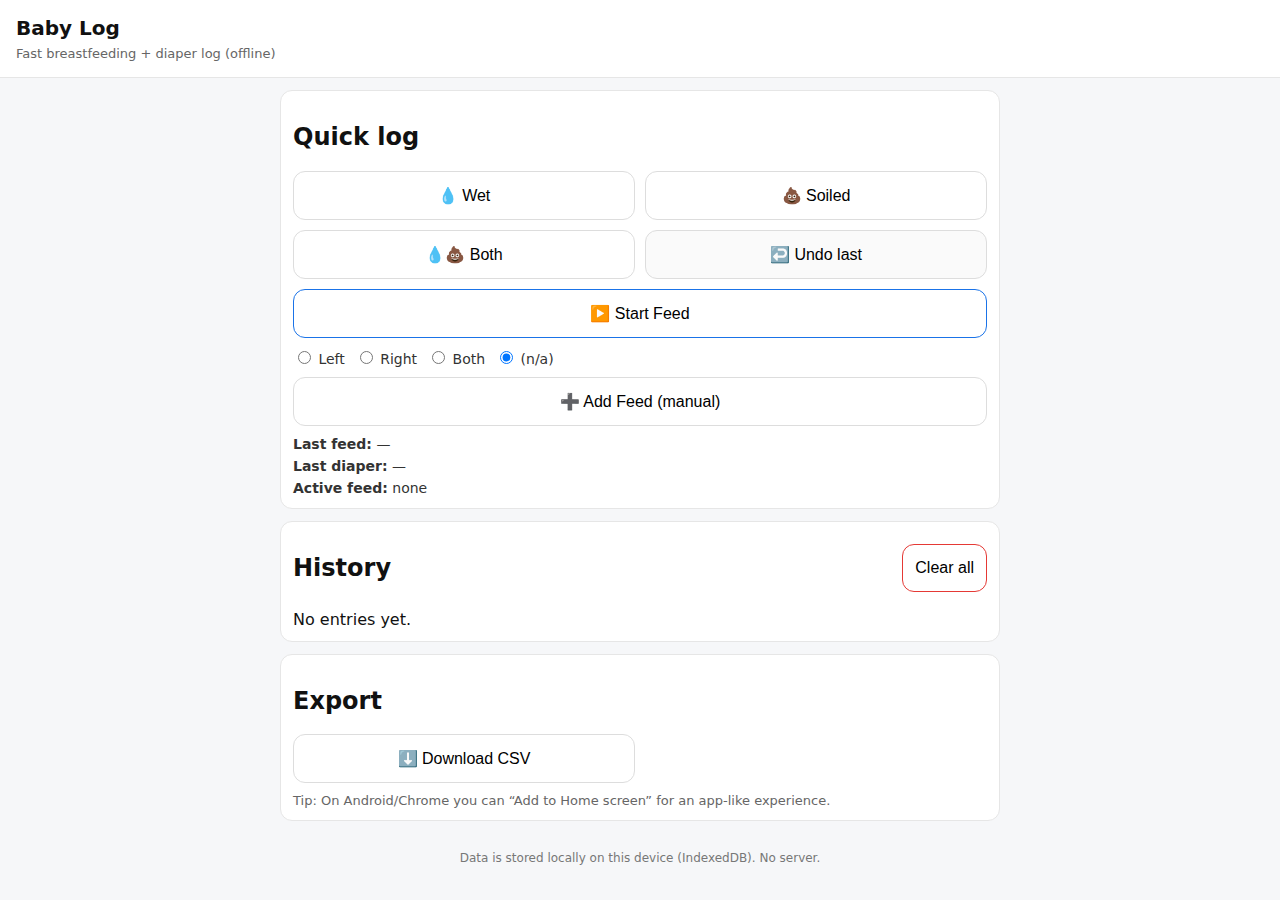
<file: index.html>
<!doctype html>
<html lang="en">
<head>
  <meta charset="utf-8" />
  <meta name="viewport" content="width=device-width, initial-scale=1" />
  <title>Baby Log</title>

  <!-- Keep it out of search engines -->
  <meta name="robots" content="noindex, nofollow" />

  <meta name="theme-color" content="#ffffff" />
  <link rel="manifest" href="manifest.webmanifest">
  <link rel="stylesheet" href="styles.css" />
</head>
<body>
  <header>
    <h1>Baby Log</h1>
    <div class="sub">Fast breastfeeding + diaper log (offline)</div>
  </header>

  <main>
    <section class="card">
      <h2>Quick log</h2>

      <div class="grid">
        <button id="wetBtn" class="btn">💧 Wet</button>
        <button id="soiledBtn" class="btn">💩 Soiled</button>
        <button id="bothBtn" class="btn">💧💩 Both</button>
        <button id="undoBtn" class="btn btn-secondary">↩️ Undo last</button>
      </div>

      <div class="feedRow">
        <button id="feedToggleBtn" class="btn btn-primary">▶️ Start Feed</button>

        <div class="sidePick">
          <label><input type="radio" name="side" value="left"> Left</label>
          <label><input type="radio" name="side" value="right"> Right</label>
          <label><input type="radio" name="side" value="both"> Both</label>
          <label><input type="radio" name="side" value="" checked> (n/a)</label>
        </div>

        <button id="manualFeedBtn" class="btn">➕ Add Feed (manual)</button>
      </div>

      <div class="status">
        <div><strong>Last feed:</strong> <span id="lastFeed">—</span></div>
        <div><strong>Last diaper:</strong> <span id="lastDiaper">—</span></div>
        <div><strong>Active feed:</strong> <span id="activeFeed">none</span></div>
      </div>
    </section>

    <section class="card">
      <div class="row">
        <h2>History</h2>
        <button id="clearBtn" class="btn btn-danger">Clear all</button>
      </div>
      <div id="history" class="history">Loading…</div>
    </section>

    <section class="card">
      <h2>Export</h2>
      <div class="grid">
        <button id="exportBtn" class="btn">⬇️ Download CSV</button>
      </div>
      <p class="hint">
        Tip: On Android/Chrome you can “Add to Home screen” for an app-like experience.
      </p>
    </section>
  </main>

  <footer>
    <small>Data is stored locally on this device (IndexedDB). No server.</small>
  </footer>

  <!-- Manual Feed Modal -->
  <div id="manualModal" class="modalBackdrop hidden" role="dialog" aria-modal="true" aria-labelledby="manualTitle">
    <div class="modal">
      <div class="modalHeader">
        <h3 id="manualTitle">Add manual feed</h3>
        <button id="manualCloseBtn" class="btn btn-secondary btn-small" aria-label="Close">✕</button>
      </div>

      <div class="formGrid">
        <label class="field">
          <span>Date</span>
          <input id="mfDate" type="date" />
        </label>

        <label class="field">
          <span>Start time</span>
          <input id="mfStart" type="time" />
        </label>

        <label class="field">
          <span>End time</span>
          <input id="mfEnd" type="time" />
        </label>

        <label class="field">
          <span>Side</span>
          <select id="mfSide">
            <option value="">(none)</option>
            <option value="left">Left</option>
            <option value="right">Right</option>
            <option value="both">Both</option>
          </select>
        </label>

        <label class="field fieldFull">
          <span>Notes (optional)</span>
          <input id="mfNotes" type="text" placeholder="e.g., added later" />
        </label>
      </div>

      <div class="modalActions">
        <button id="manualCancelBtn" class="btn btn-secondary">Cancel</button>
        <button id="manualSaveBtn" class="btn btn-primary">Save</button>
      </div>

      <p class="hint" style="margin-top:10px;">
        If end time is earlier than start time, it’s treated as crossing midnight.
      </p>
    </div>
  </div>

  <script type="module" src="app.js"></script>
</body>
</html>
</file>
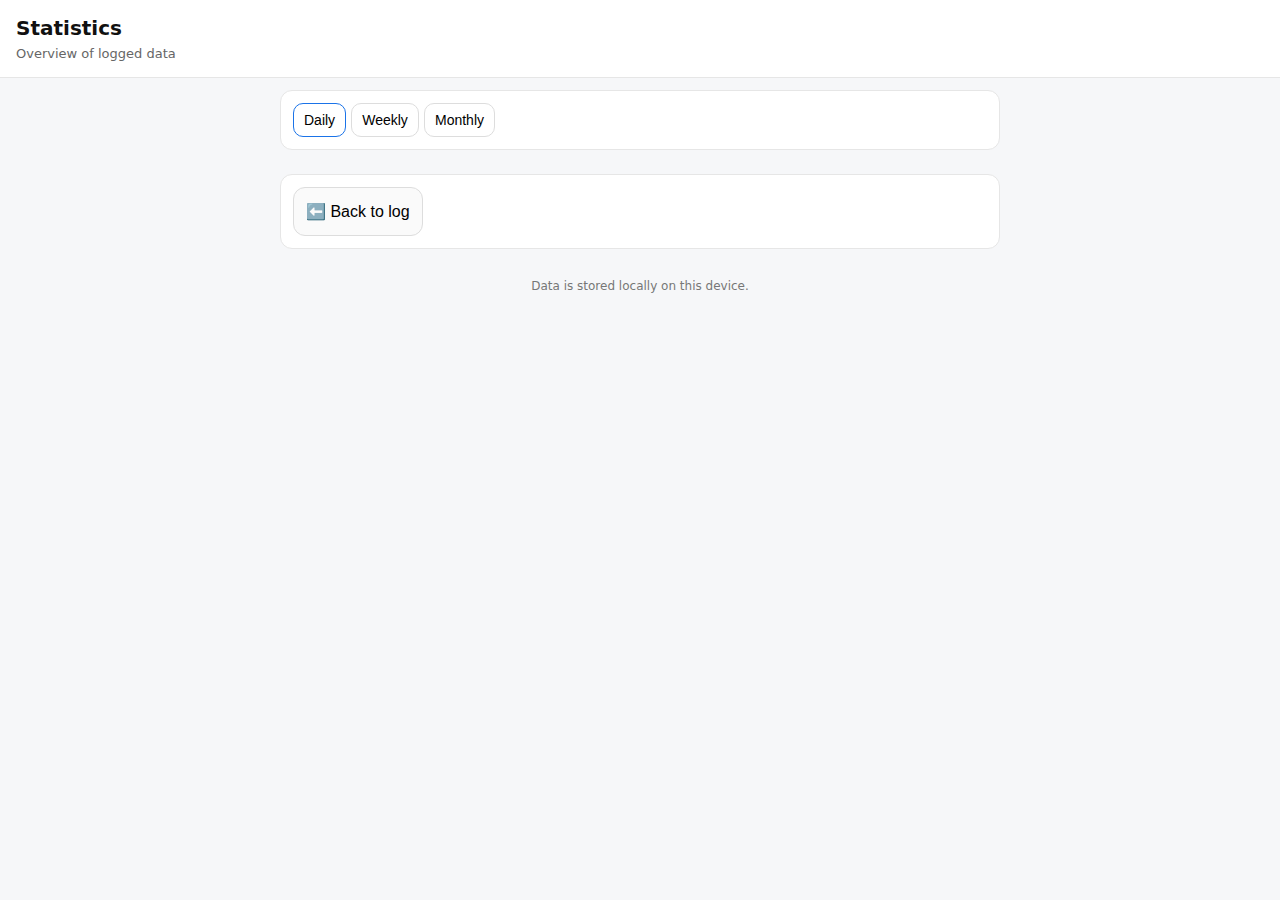
<file: statistics.html>
<!doctype html>
<html lang="en">
<head>
  <meta charset="utf-8" />
  <meta name="viewport" content="width=device-width, initial-scale=1" />
  <title>Beba Log – Statistics</title>

  <meta name="robots" content="noindex, nofollow" />
  <meta name="theme-color" content="#ffffff" />

  <link rel="stylesheet" href="styles.css" />
</head>

<body>
  <header>
    <h1>Statistics</h1>
    <div class="sub">Overview of logged data</div>
  </header>

  <main>

    <section class="card">
  <div id="statsTabs" class="statsTabs">
    <button class="btn btn-small btn-primary" data-view="daily">
      Daily
    </button>
    <button class="btn btn-small" data-view="weekly">
      Weekly
    </button>
    <button class="btn btn-small" data-view="monthly">
      Monthly
    </button>
  </div>
</section>
  
  
   <section id="statsContainer"></section>

    <section class="card">
      <button class="btn btn-secondary" onclick="location.href='index.html'">
        ⬅️ Back to log
      </button>
    </section>
  </main>

  <footer>
    <small>Data is stored locally on this device.</small>
  </footer>

  <script type="module" src="stats.js"></script>

</body>
</html>
</file>
<file: styles.css>
:root { font-family: system-ui, -apple-system, Segoe UI, Roboto, Arial, sans-serif; }
body { margin: 0; background: #f6f7f9; color: #111; }
header { padding: 16px; background: white; border-bottom: 1px solid #e6e6e6; }
h1 { margin: 0 0 6px; font-size: 20px; }
.sub { color: #666; font-size: 13px; }
main { padding: 12px; display: grid; gap: 12px; max-width: 720px; margin: 0 auto; }
.card { background: white; border: 1px solid #e6e6e6; border-radius: 12px; padding: 12px; }
.row { display: flex; justify-content: space-between; align-items: center; gap: 8px; }
.grid { display: grid; grid-template-columns: repeat(2, minmax(0, 1fr)); gap: 10px; margin: 10px 0; }
.btn {
  border: 1px solid #ddd; background: #fff; padding: 14px 12px; border-radius: 12px;
  font-size: 16px; cursor: pointer;
}
.btn:active { transform: scale(0.99); }
.btn-primary { border-color: #1a73e8; }
.btn-secondary { background: #fafafa; }
.btn-danger { border-color: #e53935; }
.btn-small { padding: 8px 10px; font-size: 14px; border-radius: 10px; }

.feedRow { display: grid; gap: 10px; }
.sidePick { display: flex; flex-wrap: wrap; gap: 10px; font-size: 14px; color: #333; }
.status { margin-top: 10px; font-size: 14px; color: #333; display: grid; gap: 6px; }
.history { display: grid; gap: 8px; margin-top: 8px; }
.item { border: 1px solid #eee; border-radius: 10px; padding: 10px; display: grid; gap: 4px; }
.itemTop { display: flex; justify-content: space-between; gap: 10px; }
.tag { font-size: 12px; color: #666; }
.hint { color: #666; font-size: 13px; margin: 10px 0 0; }
footer { padding: 14px; text-align: center; color: #777; }
small { font-size: 12px; }

/* Modal */
.hidden { display: none !important; }

.modalBackdrop {
  position: fixed; inset: 0;
  background: rgba(0,0,0,0.45);
  display: grid; place-items: center;
  padding: 14px;
  z-index: 999;
}

.modal {
  width: min(560px, 100%);
  background: white;
  border-radius: 14px;
  border: 1px solid #e6e6e6;
  padding: 12px;
}

.modalHeader {
  display: flex;
  align-items: center;
  justify-content: space-between;
  gap: 10px;
  margin-bottom: 10px;
}

.modalHeader h3 { margin: 0; font-size: 16px; }

.formGrid {
  display: grid;
  grid-template-columns: 1fr 1fr;
  gap: 10px;
}

.field { display: grid; gap: 6px; }
.field span { font-size: 12px; color: #666; }
.field input, .field select {
  border: 1px solid #ddd;
  border-radius: 10px;
  padding: 10px 10px;
  font-size: 16px;
  background: #fff;
}

.fieldFull { grid-column: 1 / -1; }

.modalActions {
  margin-top: 12px;
  display: grid;
  grid-template-columns: 1fr 1fr;
  gap: 10px;
}
</file>
